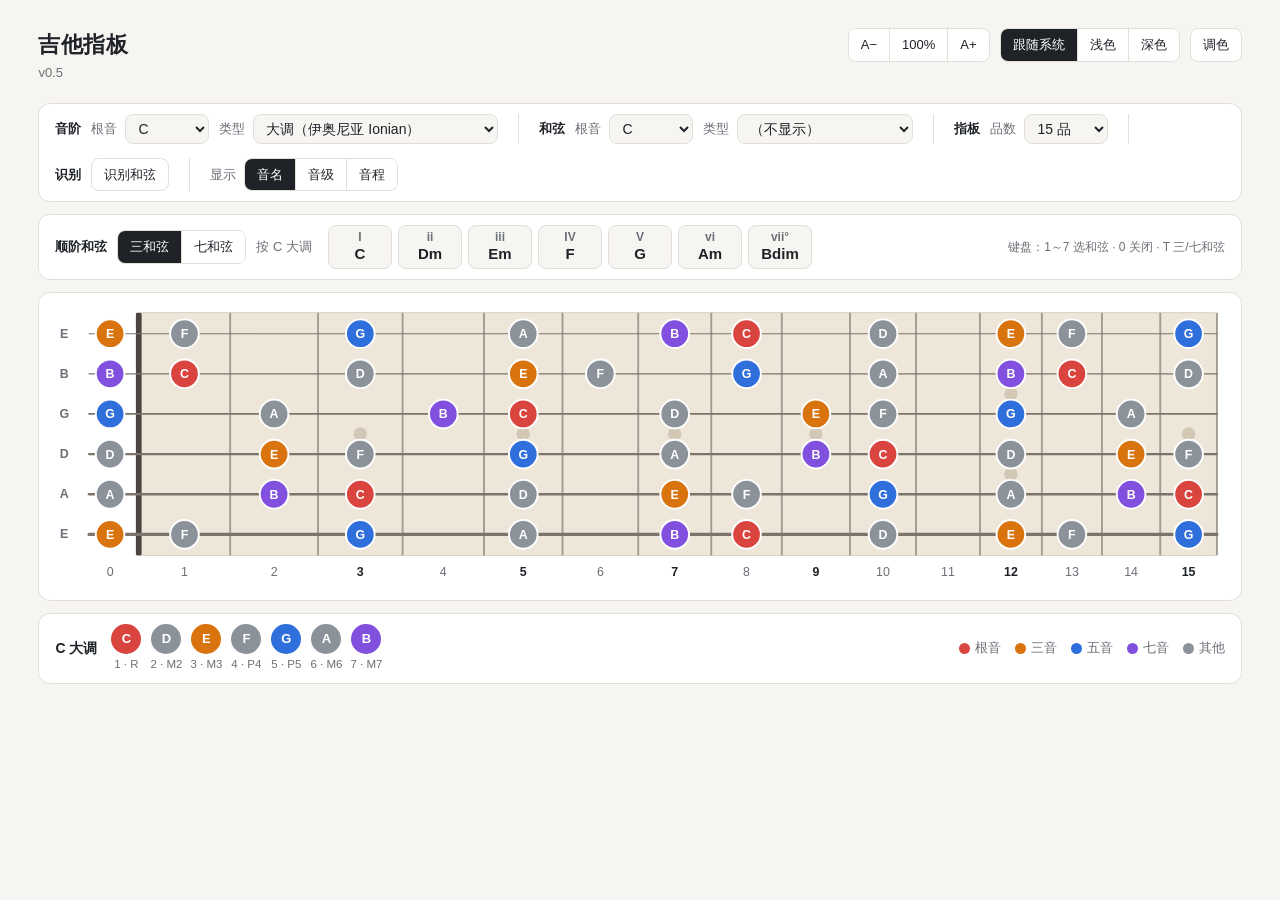
<file: index.html>
<!doctype html>
<html lang="zh-CN">
<head>
  <meta charset="utf-8">
  <meta name="viewport" content="width=device-width, initial-scale=1">
  <title>吉他指板</title>
  <script src="js/theme.js?v=0.5"></script>
  <link rel="stylesheet" href="css/style.css?v=0.5">
</head>
<body>
  <div class="page">
    <header>
      <div>
        <h1>吉他指板</h1>
        <p class="sub">v0.5</p>
      </div>
      <div class="toolbar">
        <div id="zoom-ctl"></div>
        <div id="mode-switch"></div>
        <button type="button" class="btn" id="color-btn" aria-expanded="false" aria-controls="color-panel">调色</button>
      </div>
    </header>
    <main>
      <div class="controls" id="controls">
        <div class="ctl-group">
          <span class="ctl-title">音阶</span>
          <label class="field">根音 <select id="root-select" aria-label="音阶根音"></select></label>
          <label class="field">类型 <select id="scale-select" aria-label="音阶类型"></select></label>
        </div>
        <div class="ctl-group">
          <span class="ctl-title">和弦</span>
          <label class="field">根音 <select id="chord-root-select" aria-label="和弦根音"></select></label>
          <label class="field">类型 <select id="chord-select" aria-label="和弦类型"></select></label>
        </div>
        <div class="ctl-group">
          <span class="ctl-title">指板</span>
          <label class="field">品数 <select id="fret-select" aria-label="品数"></select></label>
        </div>
        <div class="ctl-group">
          <span class="ctl-title">识别</span>
          <button type="button" class="btn toggle" id="identify-btn" aria-pressed="false" aria-controls="identify">识别和弦</button>
        </div>
        <div class="field">显示
          <div class="segmented" id="label-mode" role="radiogroup" aria-label="圆点上显示什么">
            <button type="button" role="radio" data-label="name">音名</button>
            <button type="button" role="radio" data-label="degree">音级</button>
            <button type="button" role="radio" data-label="interval">音程</button>
          </div>
        </div>
      </div>
      <div class="diatonic" id="diatonic">
        <div class="dia-head">
          <span class="ctl-title">顺阶和弦</span>
          <div class="segmented" id="dia-size" role="radiogroup" aria-label="三和弦或七和弦">
            <button type="button" role="radio" data-size="3">三和弦</button>
            <button type="button" role="radio" data-size="4">七和弦</button>
          </div>
          <span class="dia-basis" id="dia-basis"></span>
        </div>
        <div class="dia-buttons" id="dia-buttons" role="group" aria-label="顺阶和弦"></div>
        <span class="dia-empty" id="dia-empty" hidden>先在“音阶”里选一个音阶，这里会列出它的顺阶和弦</span>
        <span class="dia-keys" id="dia-keys">键盘：1～7 选和弦 · 0 关闭 · T 三/七和弦</span>
      </div>
      <div class="identify" id="identify" hidden>
        <div class="id-head">
          <span class="ctl-title">识别和弦</span>
          <span class="id-shape" id="id-shape"></span>
          <button type="button" class="btn" id="id-clear">清除标记</button>
          <button type="button" class="btn toggle" id="id-others-btn" aria-pressed="true">显示其他位置</button>
          <span class="id-tip">点指板做标记，每根弦最多一个音（再点取消）· 点弦名 = 不弹 · 点识别结果 = 在指板上显示这个和弦 · Esc 退出</span>
        </div>
        <div class="id-result" id="id-result"></div>
      </div>
      <div class="board-wrap">
        <svg id="fretboard" role="img" aria-label="吉他指板，标准调弦"></svg>
      </div>
      <div class="legend" id="legend" hidden></div>
      <section id="color-panel" class="color-panel" hidden aria-label="调色面板"></section>
    </main>
  </div>
  <script src="js/theory.js?v=0.5"></script>
  <script src="js/app.js?v=0.5"></script>
  <script src="js/theme-ui.js?v=0.5"></script>
</body>
</html>
</file>
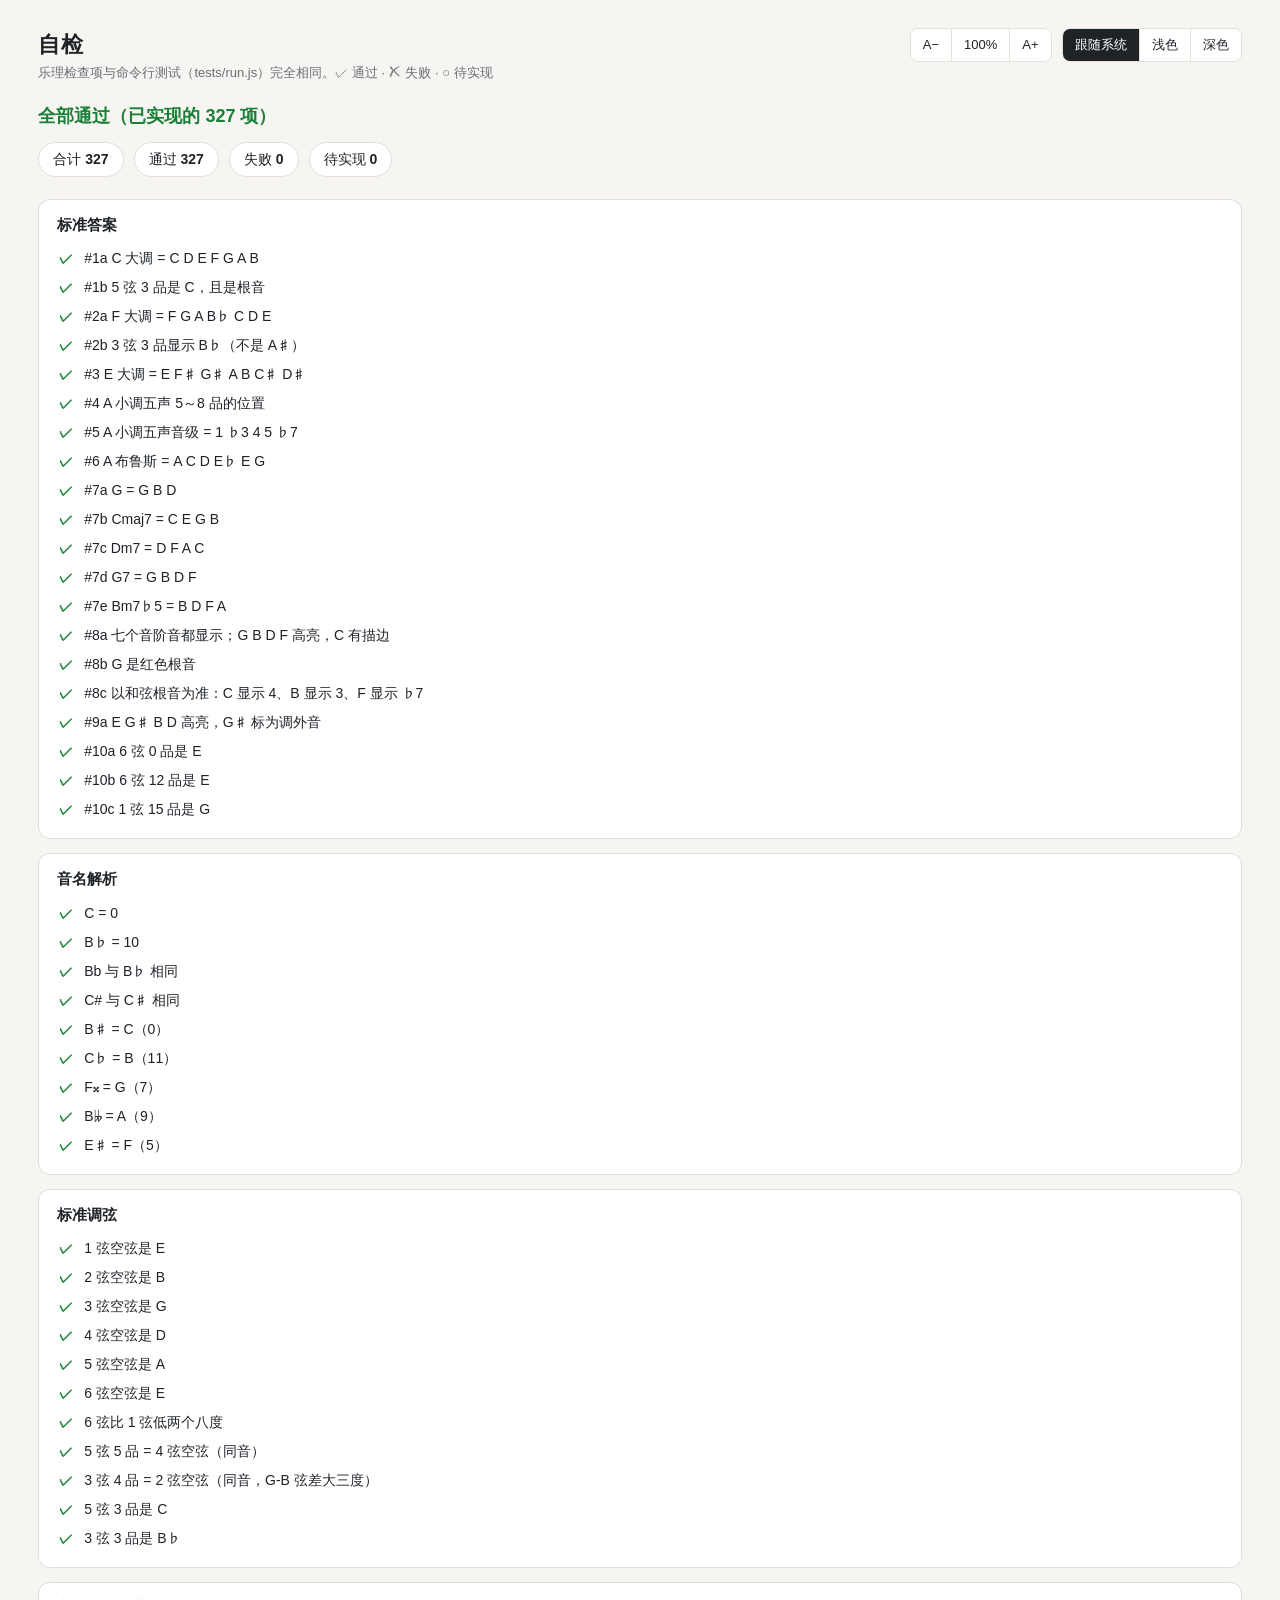
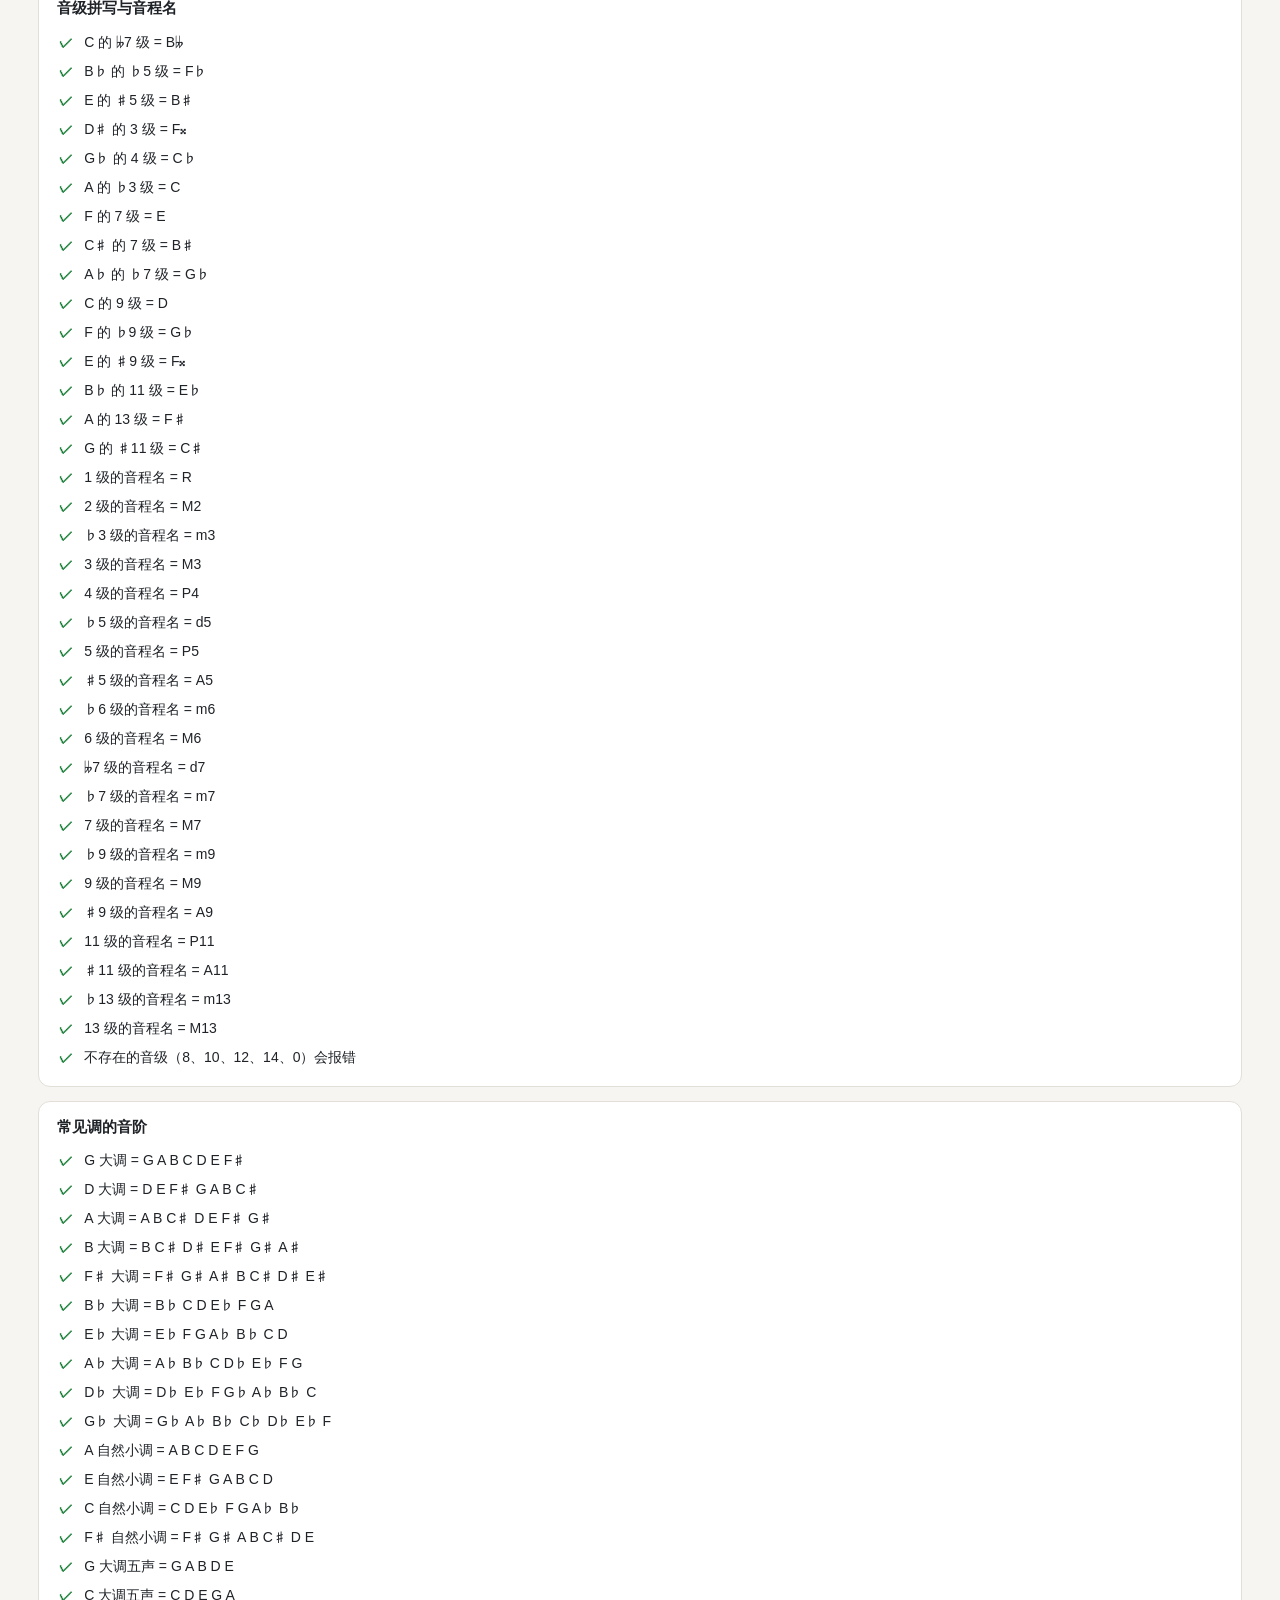
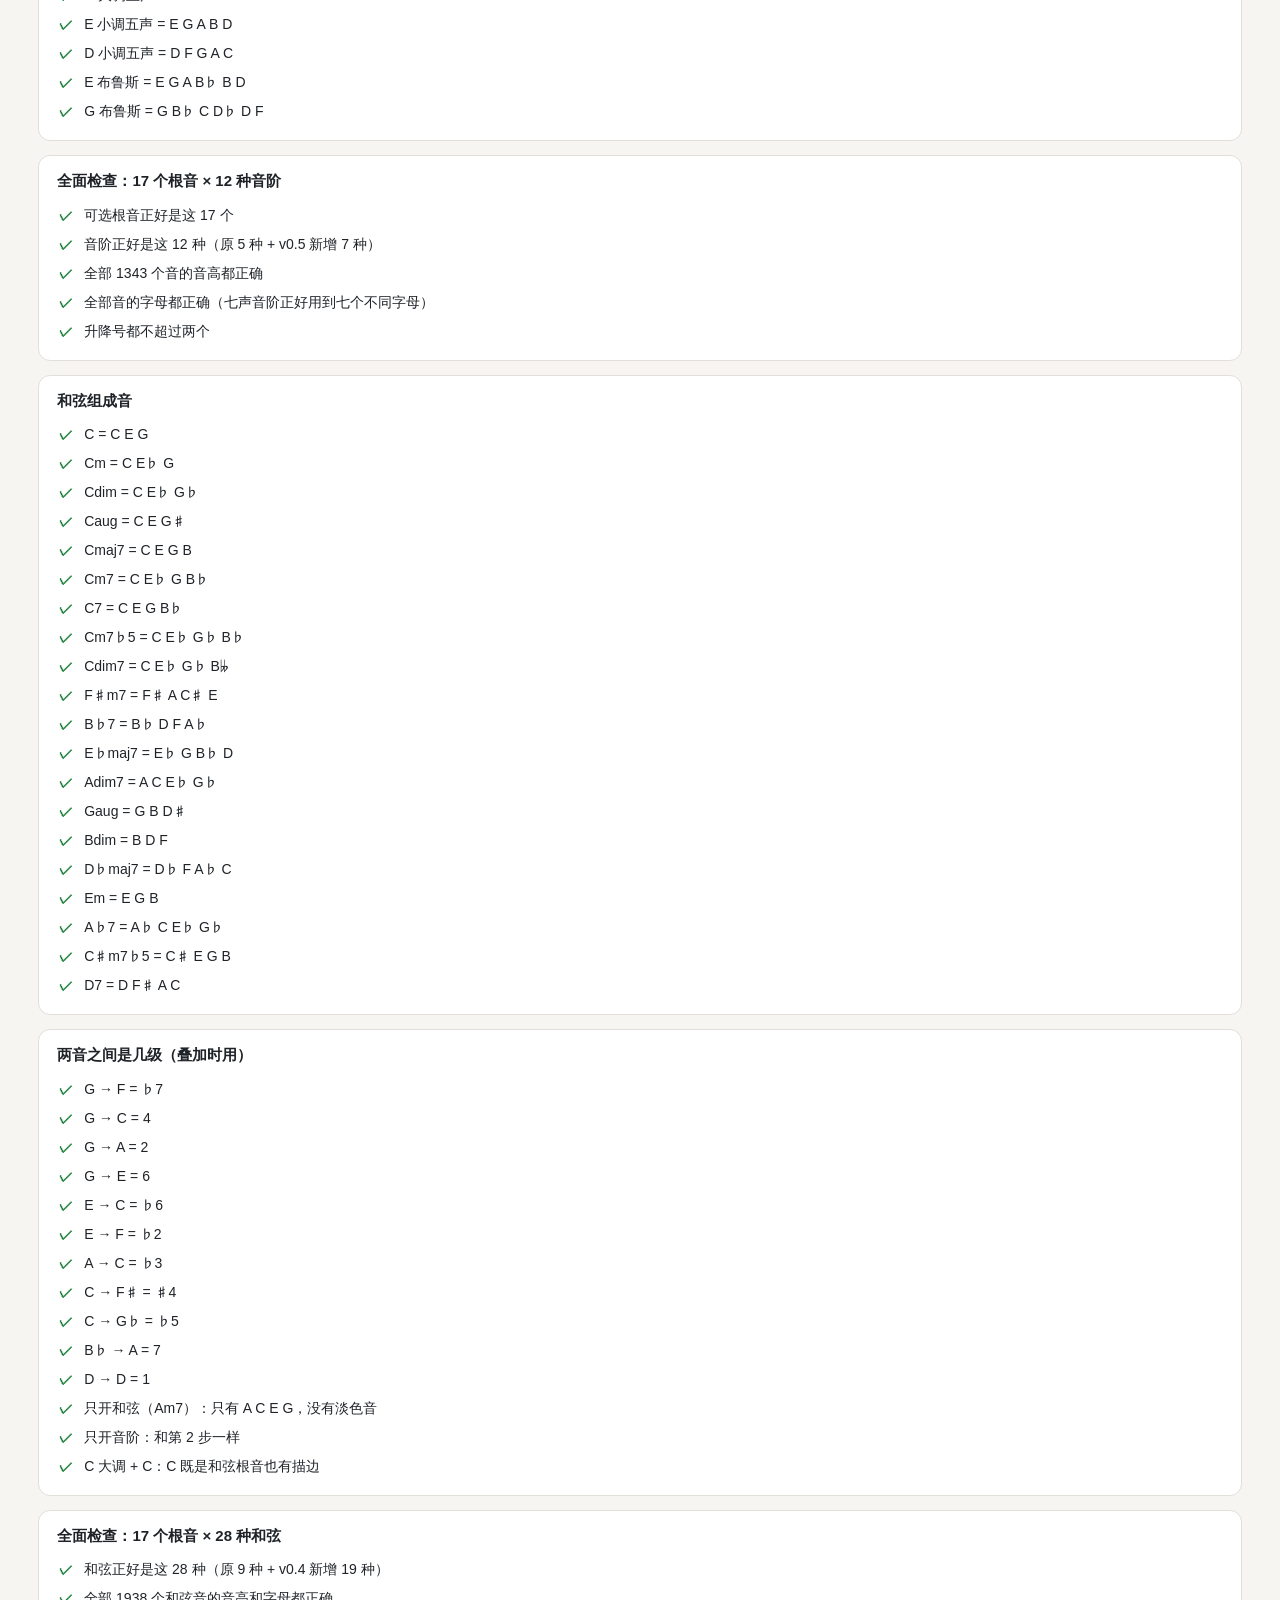
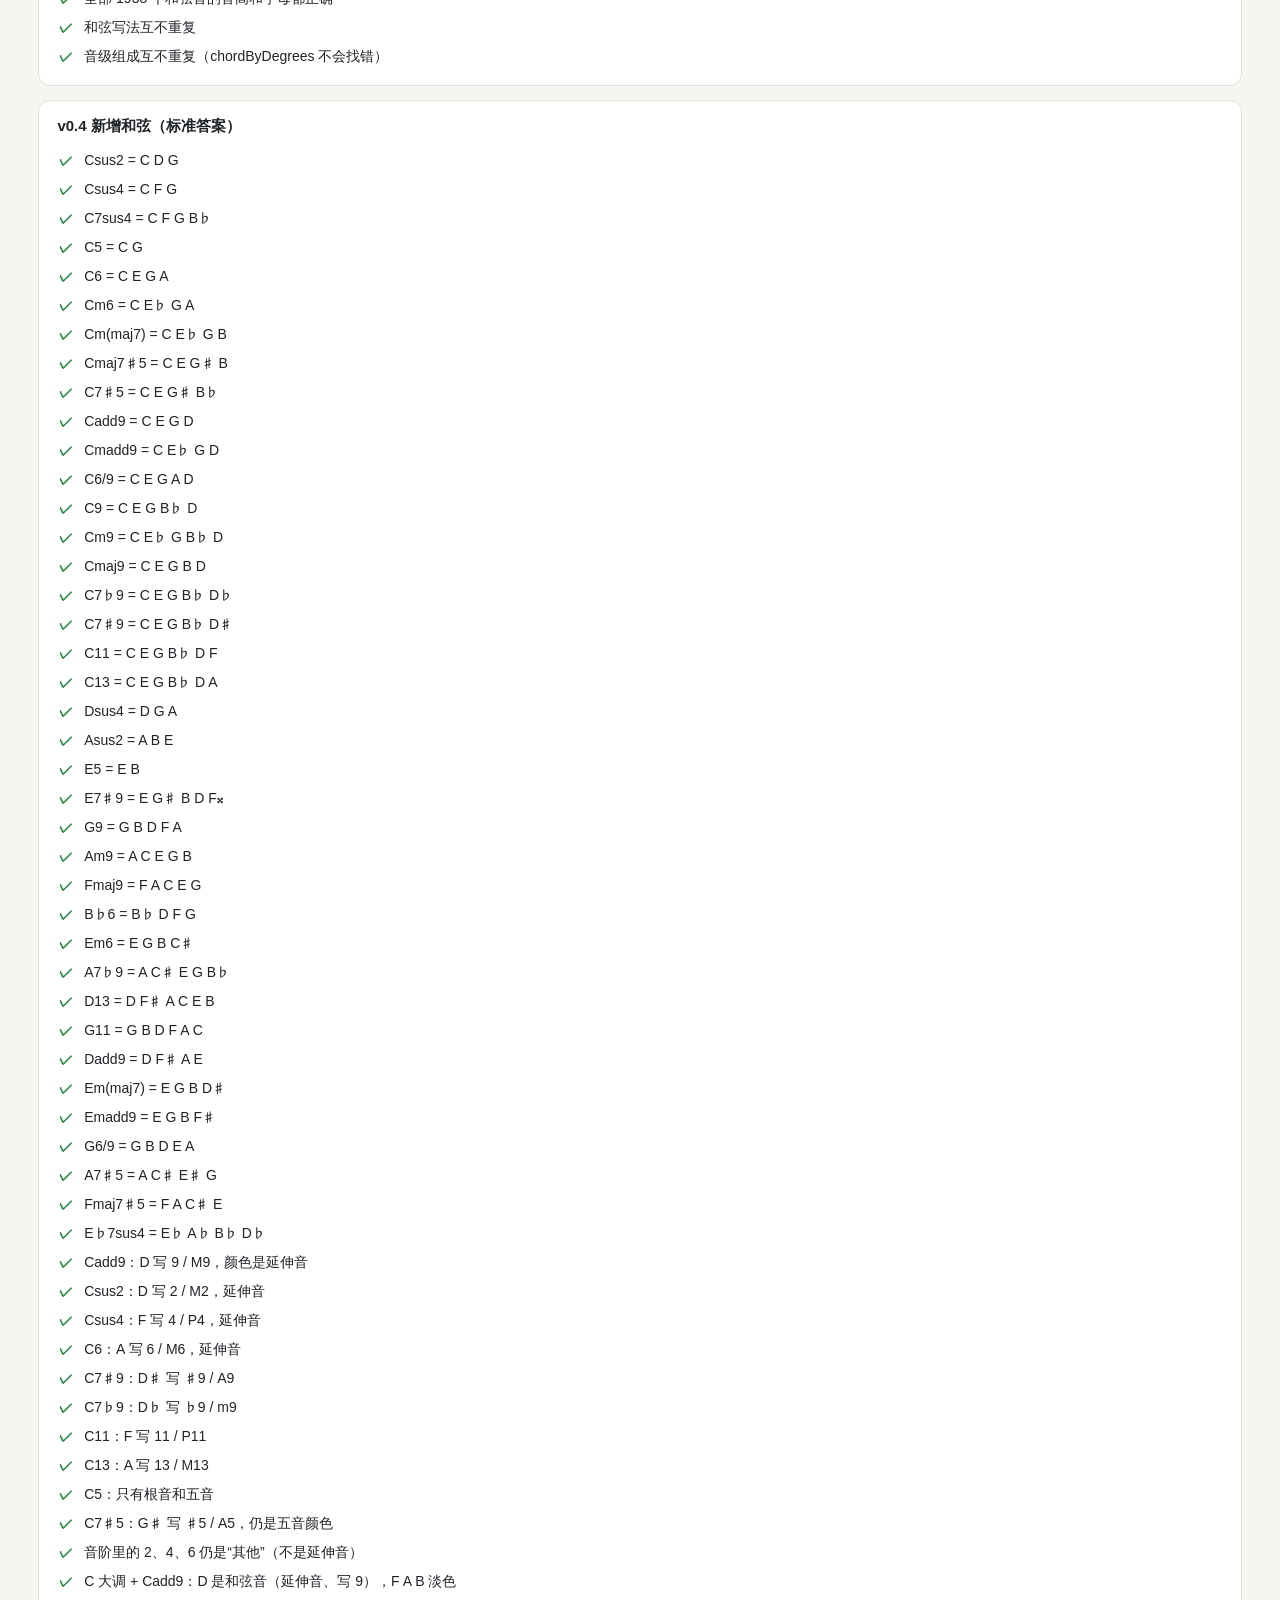
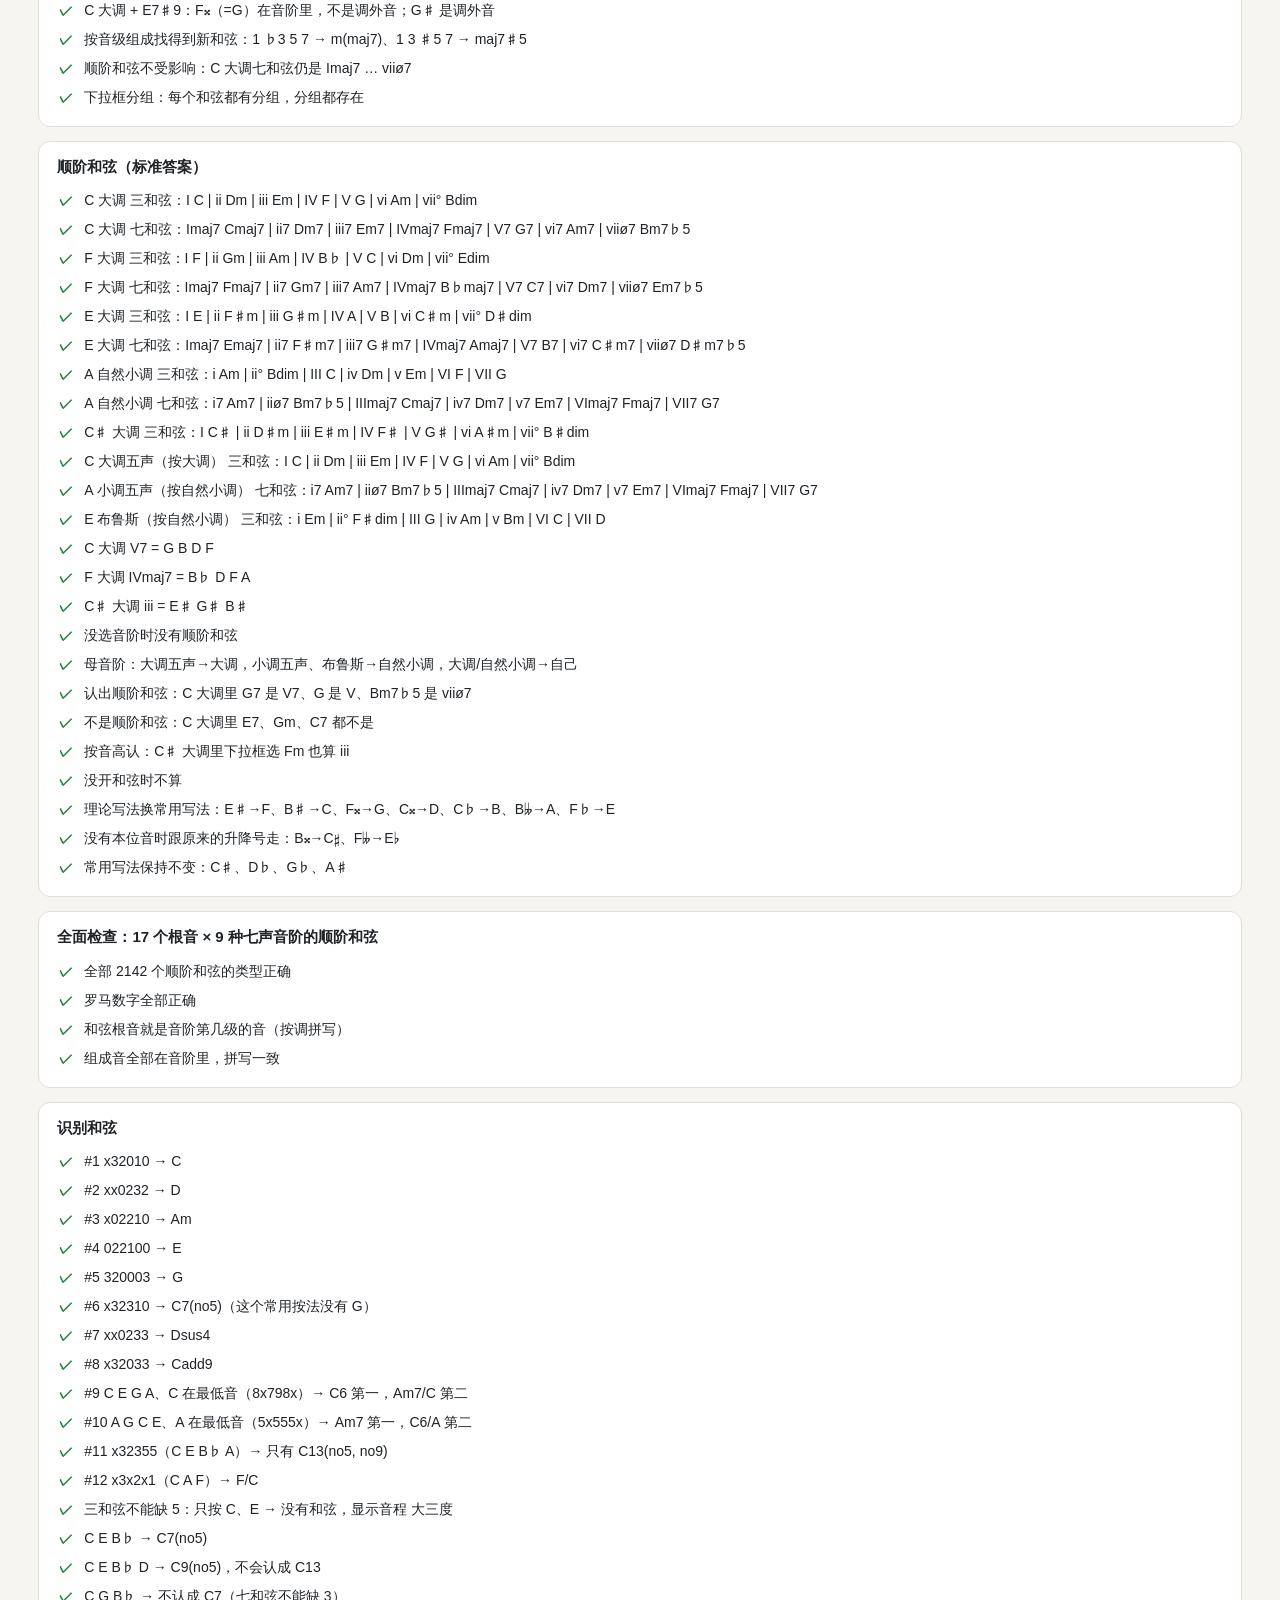
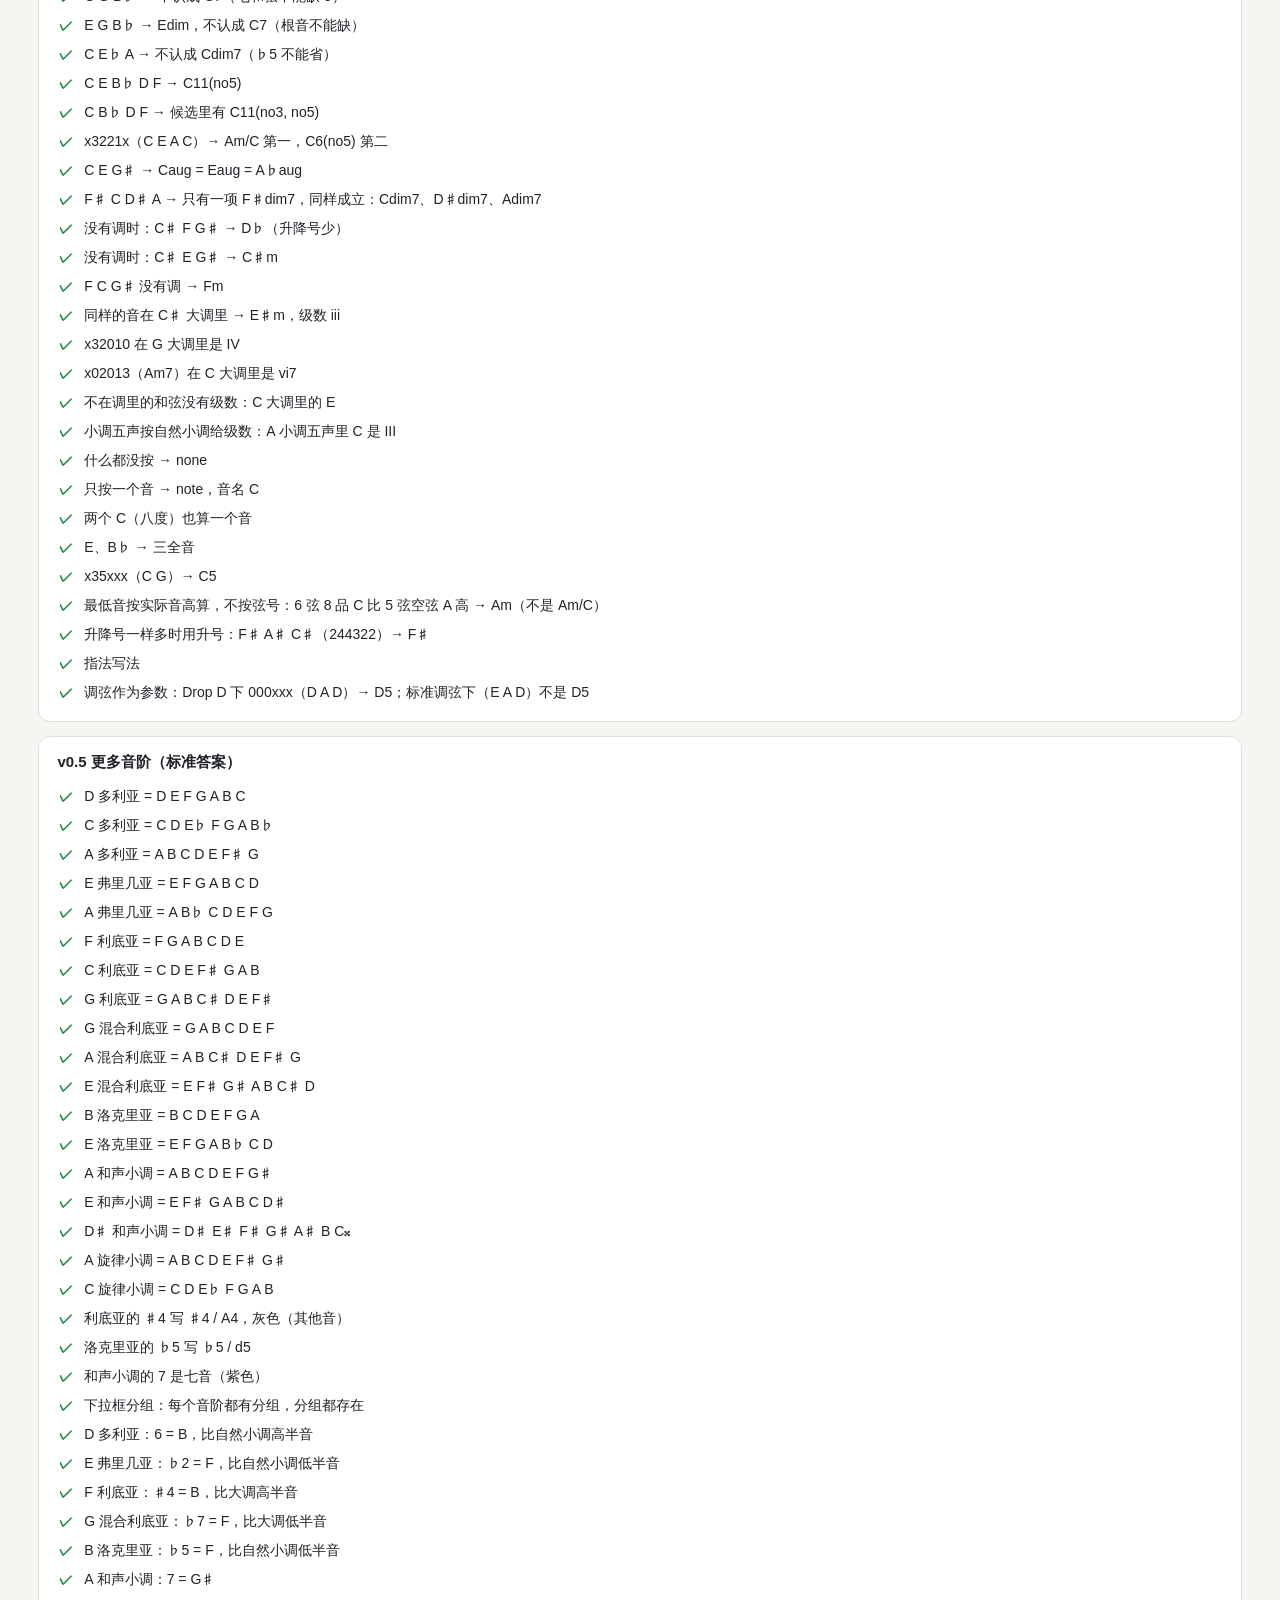
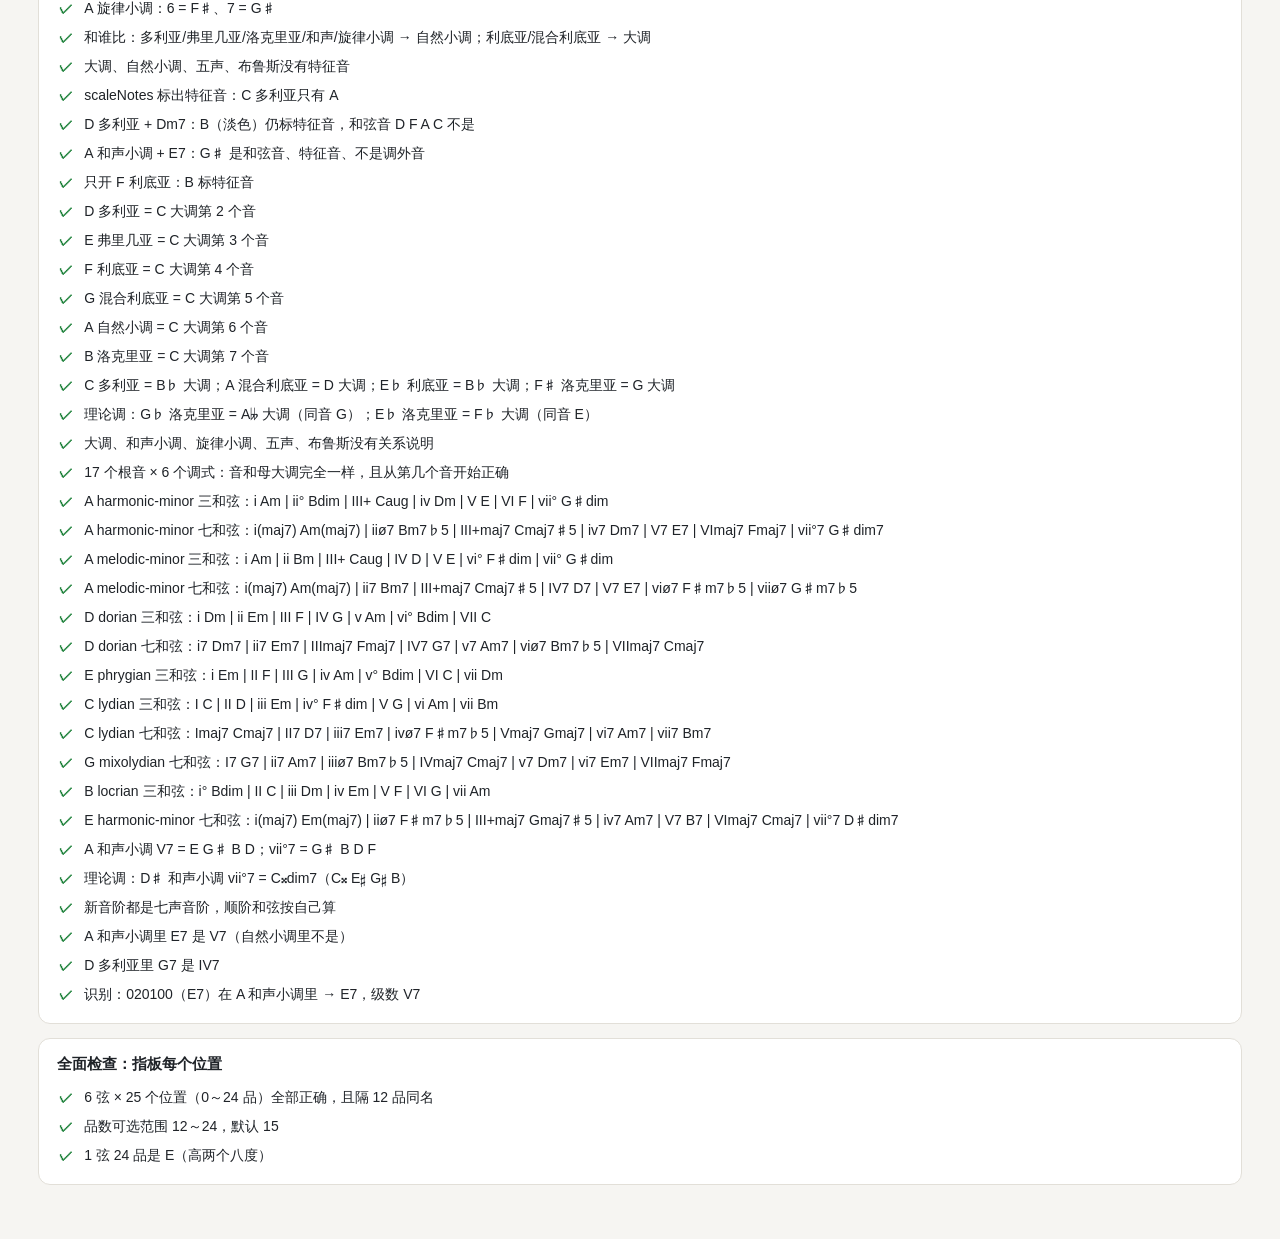
<file: 自检.html>
<!doctype html>
<html lang="zh-CN">
<head>
  <meta charset="utf-8">
  <meta name="viewport" content="width=device-width, initial-scale=1">
  <title>自检</title>
  <script src="js/theme.js?v=0.5"></script>
  <link rel="stylesheet" href="css/style.css?v=0.5">
  <style>
    .summary { display: flex; gap: 10px; flex-wrap: wrap; margin: 0 0 22px; }
    .chip { padding: 6px 14px; border-radius: 999px; border: 1px solid var(--line); background: var(--panel); font-size: 14px; }
    .chip b { font-variant-numeric: tabular-nums; }
    .verdict { font-size: 18px; font-weight: 650; margin: 0 0 12px; }
    .verdict.ok { color: var(--pass); } .verdict.bad { color: var(--fail); }
    section { background: var(--panel); border: 1px solid var(--line); border-radius: 12px; padding: 14px 18px; margin-bottom: 14px; }
    section h2 { font-size: 15px; margin: 0 0 8px; }
    ul { list-style: none; margin: 0; padding: 0; }
    li { padding: 4px 0; font-size: 14px; display: flex; gap: 10px; }
    li .m { width: 1.2em; text-align: center; font-weight: 700; flex: none; }
    li.pass .m { color: var(--pass); } li.fail .m { color: var(--fail); }
    li.todo { color: var(--todo); } li.todo .m { color: var(--todo); }
    li .detail { color: var(--fail); font-size: 13px; display: block; }
  </style>
</head>
<body>
  <div class="page">
    <header>
      <div>
        <h1>自检</h1>
        <p class="sub">乐理检查项与命令行测试（tests/run.js）完全相同。✓ 通过 · ✗ 失败 · ○ 待实现</p>
      </div>
      <div class="toolbar"><div id="zoom-ctl"></div>
        <div id="mode-switch"></div></div>
    </header>
    <p id="verdict" class="verdict"></p>
    <div id="summary" class="summary"></div>
    <div id="groups"></div>
  </div>
  <script src="js/theory.js?v=0.5"></script>
  <script src="tests/cases.js?v=0.5"></script>
  <script src="js/theme-ui.js?v=0.5"></script>
  <script>
    (function () {
      var results = TheoryTests.runAll(Theory);
      var s = TheoryTests.summarize(results);
      var v = document.getElementById('verdict');
      v.textContent = s.fail === 0 ? '全部通过（已实现的 ' + s.pass + ' 项）' : '有 ' + s.fail + ' 项失败';
      v.className = 'verdict ' + (s.fail === 0 ? 'ok' : 'bad');
      document.getElementById('summary').innerHTML =
        '<span class="chip">合计 <b>' + s.total + '</b></span>' +
        '<span class="chip">通过 <b>' + s.pass + '</b></span>' +
        '<span class="chip">失败 <b>' + s.fail + '</b></span>' +
        '<span class="chip">待实现 <b>' + s.todo + '</b></span>';
      var box = document.getElementById('groups'), sec = null, ul = null, last = '';
      results.forEach(function (r) {
        if (r.group !== last) {
          sec = document.createElement('section');
          var h = document.createElement('h2'); h.textContent = r.group; sec.appendChild(h);
          ul = document.createElement('ul'); sec.appendChild(ul); box.appendChild(sec); last = r.group;
        }
        var li = document.createElement('li'); li.className = r.status;
        var m = document.createElement('span'); m.className = 'm';
        m.textContent = { pass: '✓', fail: '✗', todo: '○' }[r.status];
        var t = document.createElement('span'); t.textContent = r.name;
        if (r.status === 'fail') {
          var d = document.createElement('span'); d.className = 'detail';
          d.textContent = '实际：' + r.actual + '　应为：' + r.expected; t.appendChild(d);
        }
        li.appendChild(m); li.appendChild(t); ul.appendChild(li);
      });
      document.body.setAttribute('data-summary', JSON.stringify(s));
    })();
  </script>
</body>
</html>
</file>
<file: css/style.css>
/*
 * 外观：排版、尺寸、线条。
 * 注意：这里不写任何具体颜色，只用 var(--名字)。所有颜色都在 js/theme.js 里定义，
 * 这样调色面板才能调到每一种颜色。（自动检查会核对这一点）
 */

* { box-sizing: border-box; }
body {
  margin: 0;
  background: var(--bg);
  color: var(--text);
  font-family: -apple-system, BlinkMacSystemFont, "PingFang SC", "Hiragino Sans GB", "Microsoft YaHei", sans-serif;
  line-height: 1.5;
}
/* 页面宽度跟随窗口（大显示器上最宽 2200 像素）；zoom 是右上角“A− / A+”的界面缩放 */
.page { max-width: calc(2200px / var(--ui-zoom, 1)); margin: 0 auto; padding: 28px clamp(16px, 3vw, 40px) 40px; zoom: var(--ui-zoom, 1); }

/* 页头：左边标题，右边工具按钮 */
header { display: flex; align-items: flex-start; justify-content: space-between; gap: 16px; flex-wrap: wrap; margin-bottom: 20px; }
header h1 { font-size: 22px; margin: 0 0 2px; font-weight: 650; letter-spacing: 0.02em; }
header .sub { margin: 0; color: var(--muted); font-size: 13px; }
.toolbar { display: flex; align-items: center; gap: 10px; flex-wrap: wrap; }

/* 按钮 */
.btn, .segmented button {
  font: inherit; font-size: 13px; color: var(--text); background: var(--panel);
  border: 1px solid var(--line); border-radius: 8px; padding: 6px 12px; cursor: pointer;
}
.btn:hover, .segmented button:hover { border-color: var(--muted); }
.btn[aria-expanded="true"] { background: var(--text); color: var(--panel); border-color: var(--text); }
.segmented { display: inline-flex; border: 1px solid var(--line); border-radius: 8px; overflow: hidden; background: var(--panel); }
.segmented button { border: 0; border-radius: 0; border-right: 1px solid var(--line); }
.segmented button:last-child { border-right: 0; }
.segmented button[aria-checked="true"] { background: var(--text); color: var(--panel); }

/* 指板外框 */
.board-wrap {
  background: var(--panel);
  border: 1px solid var(--line);
  border-radius: 12px;
  padding: 12px 8px;
  overflow-x: auto;
}
/* 指板宽度占满，最高不超过窗口高度的 78%（除以缩放倍数，抵消 zoom 的影响）；
   最小宽度由程序按品数设置，窗口更窄时可左右滑动 */
#fretboard { display: block; width: 100%; height: auto; max-height: calc(78vh / var(--ui-zoom, 1)); }

/* 指板各部分 */
.board { fill: var(--board); stroke: var(--board-edge); stroke-width: 1; }
.fret { stroke: var(--fret); stroke-width: 2; }
.nut { fill: var(--nut); }
.string { stroke: var(--string); stroke-linecap: round; }
.inlay { fill: var(--inlay); }
.string-label, .fret-num { fill: var(--muted); font-size: 13px; font-family: inherit; }
.string-label { font-weight: 600; }
.fret-num.marked { fill: var(--text); font-weight: 600; }

/* 每个位置的占位点：平时透明，鼠标移上去淡淡亮起。
   颜色始终不变，只让透明度在 0 和 0.09 之间渐变——
   （之前是颜色渐变、透明度瞬间跳回 1，移开时会闪一下不透明的圆） */
.pos .hit { fill: var(--hover); fill-opacity: 0; transition: fill-opacity 0.12s; }
.pos:hover .hit { fill-opacity: 0.09; }

/* 调色面板 */
.color-panel {
  margin-top: 16px; background: var(--panel); border: 1px solid var(--line);
  border-radius: 12px; padding: 14px 18px 16px;
}
.color-panel[hidden] { display: none; }
.cp-head { display: flex; align-items: center; justify-content: space-between; gap: 12px; flex-wrap: wrap; }
.cp-title { font-weight: 650; font-size: 15px; }
.cp-actions { display: flex; gap: 8px; flex-wrap: wrap; }
.cp-note { color: var(--muted); font-size: 12.5px; margin: 6px 0 4px; }
.cp-group h3 { font-size: 13px; color: var(--muted); font-weight: 600; margin: 14px 0 6px; }
.cp-grid { display: grid; grid-template-columns: repeat(auto-fill, minmax(250px, 1fr)); gap: 6px 14px; }
.cp-item { display: flex; align-items: center; gap: 8px; padding: 4px 6px; border-radius: 8px; font-size: 13px; }
.cp-item:hover { background: var(--bg); }
.cp-item input[type="color"] {
  width: 30px; height: 26px; padding: 0; border: 1px solid var(--line); border-radius: 6px;
  background: var(--panel); cursor: pointer; flex: none;
}
.cp-label { flex: 1; min-width: 0; }
.cp-dot { width: 7px; height: 7px; border-radius: 50%; background: var(--text); flex: none; }
.cp-dot[hidden] { display: none; }
.cp-hex {
  width: 78px; font: 12px ui-monospace, SFMono-Regular, Menlo, monospace; color: var(--text);
  background: var(--bg); border: 1px solid var(--line); border-radius: 6px; padding: 3px 6px;
}
.cp-foot { margin-top: 10px; font-size: 12.5px; color: var(--muted); min-height: 1em; }
.cp-export {
  width: 100%; margin-top: 6px; font: 12px ui-monospace, SFMono-Regular, Menlo, monospace;
  color: var(--text); background: var(--bg); border: 1px solid var(--line); border-radius: 8px; padding: 8px;
}
.cp-export[hidden] { display: none; }

/* ---------- 第 2 步：选择栏、圆点、图例 ---------- */
.controls {
  display: flex; align-items: center; gap: 14px 20px; flex-wrap: wrap;
  background: var(--panel); border: 1px solid var(--line); border-radius: 12px;
  padding: 10px 16px; margin-bottom: 12px;
}
.field { display: flex; align-items: center; gap: 8px; font-size: 13px; color: var(--muted); }
.field select {
  font: inherit; font-size: 14px; color: var(--text); background: var(--bg);
  border: 1px solid var(--line); border-radius: 8px; padding: 5px 8px; min-width: 84px;
}

/* 指板上的圆点 */
.dot .body { stroke: var(--dot-outline); stroke-width: 2; }
.dot text {
  fill: var(--dot-text); font-size: 13px; font-weight: 650; font-family: inherit;
  pointer-events: none;
}
.dot.small text { font-size: 11.5px; }
.role-root .body    { fill: var(--deg-root); }
.role-third .body   { fill: var(--deg-third); }
.role-fifth .body   { fill: var(--deg-fifth); }
.role-seventh .body { fill: var(--deg-seventh); }
.role-other .body   { fill: var(--deg-other); }
.role-ext .body     { fill: var(--deg-ext); }

/* 图例 */
.legend {
  display: flex; align-items: center; justify-content: space-between; gap: 12px 24px; flex-wrap: wrap;
  margin-top: 12px; padding: 10px 16px; background: var(--panel); border: 1px solid var(--line); border-radius: 12px;
}
.legend[hidden] { display: none; }
.lg-notes { display: flex; align-items: center; gap: 6px; flex-wrap: wrap; font-size: 14px; }
.lg-title { font-weight: 650; margin-right: 6px; }
.lg-note { display: inline-flex; flex-direction: column; align-items: center; min-width: 34px; }
.lg-note b {
  display: inline-flex; align-items: center; justify-content: center; min-width: 30px; height: 30px; padding: 0 5px;
  border-radius: 15px; color: var(--dot-text); font-size: 13px;
}
.lg-note small { color: var(--muted); font-size: 11.5px; margin-top: 2px; }
.lg-note.role-root b    { background: var(--deg-root); }
.lg-note.role-third b   { background: var(--deg-third); }
.lg-note.role-fifth b   { background: var(--deg-fifth); }
.lg-note.role-seventh b { background: var(--deg-seventh); }
.lg-note.role-other b   { background: var(--deg-other); }
.lg-note.role-ext b     { background: var(--deg-ext); }
.lg-keys { display: flex; gap: 14px; flex-wrap: wrap; font-size: 12.5px; color: var(--muted); }
.lg-key { display: inline-flex; align-items: center; gap: 5px; }
.lg-key i { width: 11px; height: 11px; border-radius: 50%; display: inline-block; }
.lg-key.role-root i    { background: var(--deg-root); }
.lg-key.role-third i   { background: var(--deg-third); }
.lg-key.role-fifth i   { background: var(--deg-fifth); }
.lg-key.role-seventh i { background: var(--deg-seventh); }
.lg-key.role-other i   { background: var(--deg-other); }
.lg-key.role-ext i     { background: var(--deg-ext); }

/* ---------- 第 3 步：和弦叠加 ---------- */
.ctl-group { display: flex; align-items: center; gap: 8px 10px; flex-wrap: wrap; padding-right: 20px; border-right: 1px solid var(--line); }
.ctl-title { font-size: 13px; font-weight: 650; color: var(--text); }
.dot.kind-muted .body { fill: var(--scale-muted); }
.dot.kind-muted text { fill: var(--scale-muted-text); font-weight: 500; font-size: 12px; }
.dot.kind-muted.small text { font-size: 10.5px; }
.ring { fill: none; stroke-width: 2.5; }
.scale-root-ring { stroke: var(--scale-root-ring); }
.outside-ring { stroke: var(--outside-mark); stroke-dasharray: 4 3; }
/* v0.5：特征音 */
.char-ring { stroke: var(--char-ring); stroke-width: 3.5; }
.lg-note.character b { box-shadow: 0 0 0 2px var(--panel), 0 0 0 4.5px var(--char-ring); }
.lg-key.character i { background: transparent; border: 2.5px solid var(--char-ring); }
.lg-info { font-size: 13px; color: var(--muted); }
.lg-sep { margin: 0 2px; }

.lg-lines { display: flex; flex-direction: column; gap: 10px; }
.lg-note.kind-muted b { background: var(--scale-muted); color: var(--scale-muted-text); }
.lg-note.scale-root b { box-shadow: 0 0 0 2px var(--panel), 0 0 0 4px var(--scale-root-ring); }
.lg-note.outside b { box-shadow: 0 0 0 2px var(--panel), 0 0 0 4px var(--outside-mark); }
.lg-key.kind-muted i { background: var(--scale-muted); }
.lg-key.scale-root i { background: transparent; border: 2px solid var(--scale-root-ring); }
.lg-key.outside i { background: transparent; border: 2px dashed var(--outside-mark); }

/* ---------- v0.2：界面缩放按钮、窄屏 ---------- */
.zoom-ctl button { min-width: 38px; font-variant-numeric: tabular-nums; }
.zoom-ctl button:disabled { color: var(--muted); cursor: default; opacity: 0.5; }
@media (max-width: 640px) {
  .ctl-group { border-right: 0; padding-right: 0; }
  header h1 { font-size: 20px; }
}

/* ---------- v0.3：顺阶和弦 ---------- */
.diatonic {
  display: flex; align-items: center; gap: 10px 16px; flex-wrap: wrap;
  background: var(--panel); border: 1px solid var(--line); border-radius: 12px;
  padding: 10px 16px; margin-bottom: 12px;
}
.dia-head { display: flex; align-items: center; gap: 10px; flex-wrap: wrap; }
.dia-basis { font-size: 13px; color: var(--muted); }
.dia-basis[hidden], .dia-empty[hidden], .dia-buttons[hidden] { display: none; }
.dia-buttons { display: flex; gap: 6px; flex-wrap: wrap; }
.dia-btn {
  font: inherit; color: var(--text); background: var(--bg);
  border: 1px solid var(--line); border-radius: 8px; padding: 4px 10px; min-width: 64px; cursor: pointer;
  display: inline-flex; flex-direction: column; align-items: center; line-height: 1.25;
}
.dia-btn:hover { border-color: var(--muted); }
.dia-roman { font-size: 12px; color: var(--muted); font-weight: 600; }
.dia-name { font-size: 15px; font-weight: 650; }
.dia-btn[aria-pressed="true"] { background: var(--dia-active); border-color: var(--dia-active); color: var(--dia-active-text); }
.dia-btn[aria-pressed="true"] .dia-roman { color: var(--dia-active-text); opacity: 0.8; }
.dia-empty { font-size: 13px; color: var(--muted); }
.dia-keys { margin-left: auto; font-size: 12px; color: var(--muted); }
.lg-roman { color: var(--muted); }

/* ---------- v0.4 第 2 步：点选识别和弦 ---------- */
.btn.toggle[aria-pressed="true"] { background: var(--id-on); border-color: var(--id-on); color: var(--id-on-text); }
.identify {
  display: flex; flex-direction: column; gap: 8px;
  background: var(--panel); border: 1px solid var(--line); border-radius: 12px;
  padding: 10px 16px; margin-bottom: 12px;
}
.identify[hidden] { display: none; }
.id-head { display: flex; align-items: center; gap: 10px 14px; flex-wrap: wrap; }
.id-shape { font-size: 14px; color: var(--muted); font-variant-numeric: tabular-nums; }
.id-head .btn:disabled { opacity: 0.5; cursor: default; }
.id-tip { margin-left: auto; font-size: 12px; color: var(--muted); }
.id-result { display: flex; flex-direction: column; gap: 8px; min-height: 30px; }
.id-msg { margin: 0; font-size: 14px; color: var(--muted); line-height: 30px; }
.id-cands { display: flex; align-items: center; gap: 6px 8px; flex-wrap: wrap; }
.id-cand {
  font: inherit; color: var(--text); background: var(--bg); cursor: pointer;
  border: 1px solid var(--line); border-radius: 8px; padding: 3px 10px;
  display: inline-flex; align-items: baseline; gap: 6px;
}
.id-cand:hover { border-color: var(--muted); }
.id-cand .id-text { font-size: 14px; font-weight: 600; }
.id-cand .id-roman { font-size: 12px; color: var(--muted); font-weight: 600; }
.id-cand.best { padding: 4px 14px; border-color: var(--text); }
.id-cand.best .id-text { font-size: 20px; font-weight: 700; }
.id-or { font-size: 12px; color: var(--muted); margin-left: 6px; }
.id-detail { display: flex; align-items: center; gap: 8px 18px; flex-wrap: wrap; }
.id-info { font-size: 13px; color: var(--muted); }
.lg-note.missing b { background: transparent; color: var(--missing-mark); border: 2px dashed var(--missing-mark); }
.dot.mark.role-none .body { fill: var(--mark); }
.dot.mark.role-none text { fill: var(--mark-text); }
.mute-x { fill: var(--mute-mark); font-size: 22px; font-weight: 600; pointer-events: none; font-family: inherit; }
.identify-on .pos { cursor: pointer; }
.identify-on .string-label { cursor: pointer; }

/* ---------- v0.4.1：识别时显示和弦音的其他位置 ---------- */
.dot.ghost .body { fill: var(--id-other); }
.dot.ghost text { fill: var(--id-other-text); }
.dot.ghost.omit .body { fill: var(--id-omit); stroke: var(--missing-mark); stroke-width: 1.5; stroke-dasharray: 3 2.5; }
.dot.ghost.omit text { fill: var(--id-omit-text); font-weight: 500; font-size: 11px; }
.dot.ghost.omit.small text { font-size: 9.5px; }
.id-keys { margin-left: auto; }
.lg-key.ghost i { background: var(--id-other); }
.lg-key.ghost.omit i { background: var(--id-omit); border: 1.5px dashed var(--missing-mark); }
</file>
